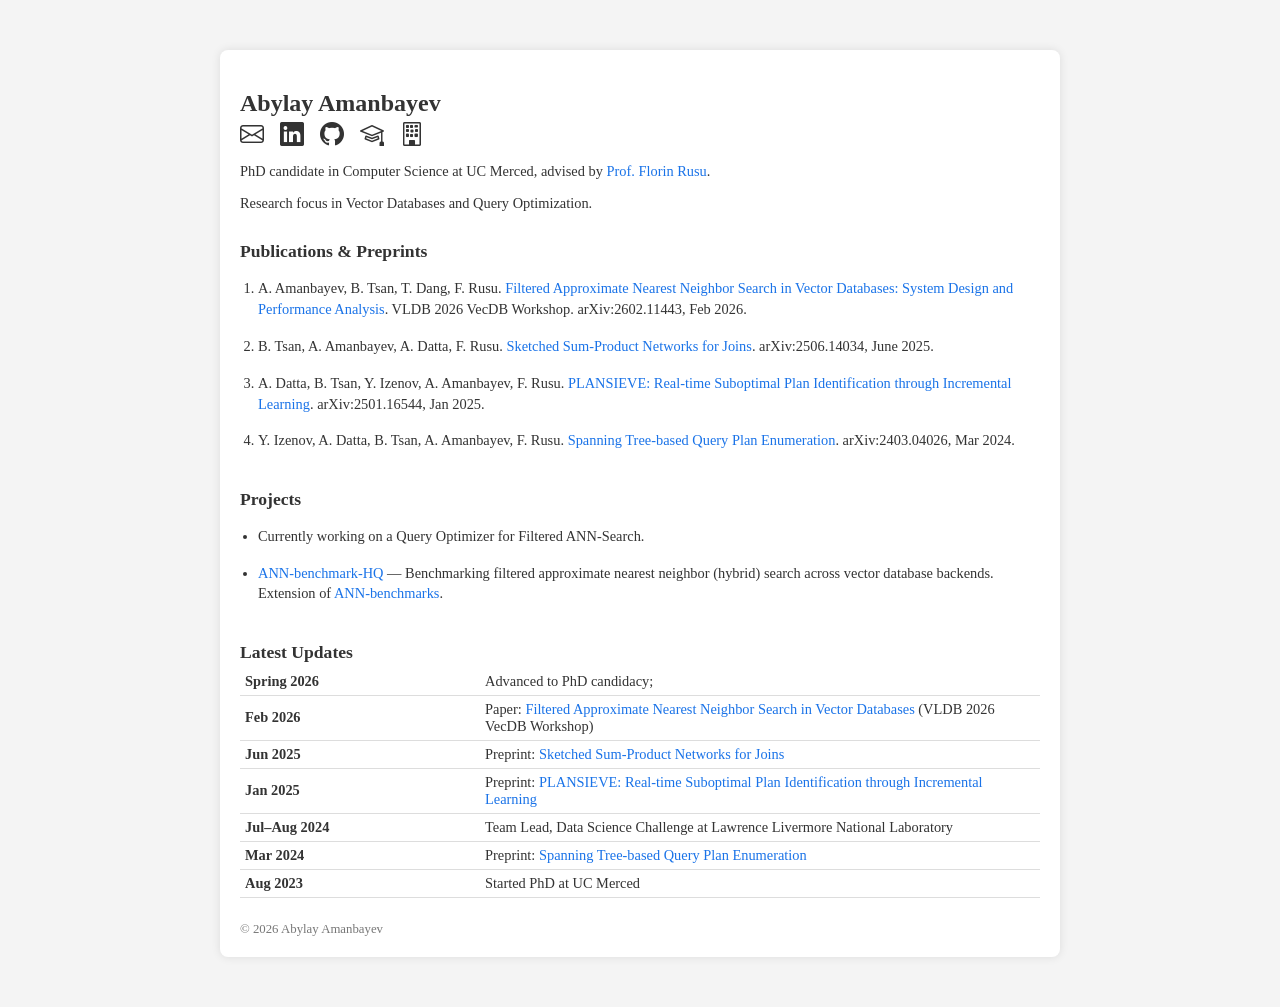
<file: index.html>
<!DOCTYPE html>
<html lang="en">
<head>
    <meta charset="UTF-8">
    <meta name="viewport" content="width=device-width, initial-scale=1.0">
    <title>Abylay Amanbayev</title>
    <meta name="description" content="PhD candidate at UC Merced working on query optimization, vector databases, and agentic retrieval.">
    <link rel="icon" type="image/png" href="user.png">
    <link rel="stylesheet" href="assets/css/styles.css">
    <link rel="stylesheet" href="https://cdn.jsdelivr.net/npm/bootstrap-icons/font/bootstrap-icons.css">
</head>
<body>
    <div class="container">
        <section class="about">
            <h2>Abylay Amanbayev</h2>
            <div class="links">
                <a href="mailto:aabylay@gmail.com" title="Email"><i class="bi bi-envelope"></i></a>
                <a href="https://linkedin.com/in/aabylay" title="LinkedIn"><i class="bi bi-linkedin"></i></a>
                <a href="https://github.com/aabylay" title="GitHub"><i class="bi bi-github"></i></a>
                <a href="https://scholar.google.com/citations?hl=en&user=AxboWjYAAAAJ" title="Google Scholar"><i class="bi bi-mortarboard"></i></a>
                <a href="mailto:amanbayev@ucmerced.edu" title="UC Merced Email"><i class="bi bi-building"></i></a>
            </div>
            <p>PhD candidate in Computer Science at UC Merced, advised by <a href="https://faculty.ucmerced.edu/frusu/">Prof. Florin Rusu</a>.</p>
            <p>Research focus in Vector Databases and Query Optimization.</p>
        </section>

        <section class="publications">
            <h5>Publications &amp; Preprints</h5>
            <ol class="pub-list">
                <li>
                    A. Amanbayev, B. Tsan, T. Dang, F. Rusu.
                    <a href="https://arxiv.org/abs/2602.11443">Filtered Approximate Nearest Neighbor Search in Vector Databases: System Design and Performance Analysis</a>.
                    VLDB 2026 VecDB Workshop. arXiv:2602.11443, Feb 2026.
                </li>
                <li>
                    B. Tsan, A. Amanbayev, A. Datta, F. Rusu.
                    <a href="https://arxiv.org/abs/2506.14034">Sketched Sum-Product Networks for Joins</a>.
                    arXiv:2506.14034, June 2025.
                </li>
                <li>
                    A. Datta, B. Tsan, Y. Izenov, A. Amanbayev, F. Rusu.
                    <a href="https://arxiv.org/abs/2501.16544">PLANSIEVE: Real-time Suboptimal Plan Identification through Incremental Learning</a>.
                    arXiv:2501.16544, Jan 2025.
                </li>
                <li>
                    Y. Izenov, A. Datta, B. Tsan, A. Amanbayev, F. Rusu.
                    <a href="https://arxiv.org/abs/2403.04026">Spanning Tree-based Query Plan Enumeration</a>.
                    arXiv:2403.04026, Mar 2024.
                </li>
            </ol>
        </section>

        <section class="projects">
            <h5>Projects</h5>
            <ul class="project-list">
                <li>
                    Currently working on a Query Optimizer for Filtered ANN-Search.
                </li>
                <li>
                    <a href="https://github.com/aabylay/ANN-benchmark-HQ">ANN-benchmark-HQ</a> — Benchmarking filtered approximate nearest neighbor (hybrid) search across vector database backends. Extension of <a href="https://github.com/erikbern/ann-benchmarks">ANN-benchmarks</a>.
                </li>
            </ul>
        </section>

        <section class="updates">
            <h5>Latest Updates</h5>
            <table>
                <tr>
                    <td><strong>Spring 2026</strong></td>
                    <td>Advanced to PhD candidacy;</td>
                </tr>
                <tr>
                    <td><strong>Feb 2026</strong></td>
                    <td>Paper: <a href="https://arxiv.org/abs/2602.11443">Filtered Approximate Nearest Neighbor Search in Vector Databases</a> (VLDB 2026 VecDB Workshop)</td>
                </tr>
                <tr>
                    <td><strong>Jun 2025</strong></td>
                    <td>Preprint: <a href="https://arxiv.org/abs/2506.14034">Sketched Sum-Product Networks for Joins</a></td>
                </tr>
                <tr>
                    <td><strong>Jan 2025</strong></td>
                    <td>Preprint: <a href="https://arxiv.org/abs/2501.16544">PLANSIEVE: Real-time Suboptimal Plan Identification through Incremental Learning</a></td>
                </tr>
                <tr>
                    <td><strong>Jul–Aug 2024</strong></td>
                    <td>Team Lead, Data Science Challenge at Lawrence Livermore National Laboratory</td>
                </tr>
                <tr>
                    <td><strong>Mar 2024</strong></td>
                    <td>Preprint: <a href="https://arxiv.org/abs/2403.04026">Spanning Tree-based Query Plan Enumeration</a></td>
                </tr>
                <tr>
                    <td><strong>Aug 2023</strong></td>
                    <td>Started PhD at UC Merced</td>
                </tr>
            </table>
        </section>
        <p class="copyright">© 2026 Abylay Amanbayev</p>
    </div>
</body>
</html>
</file>
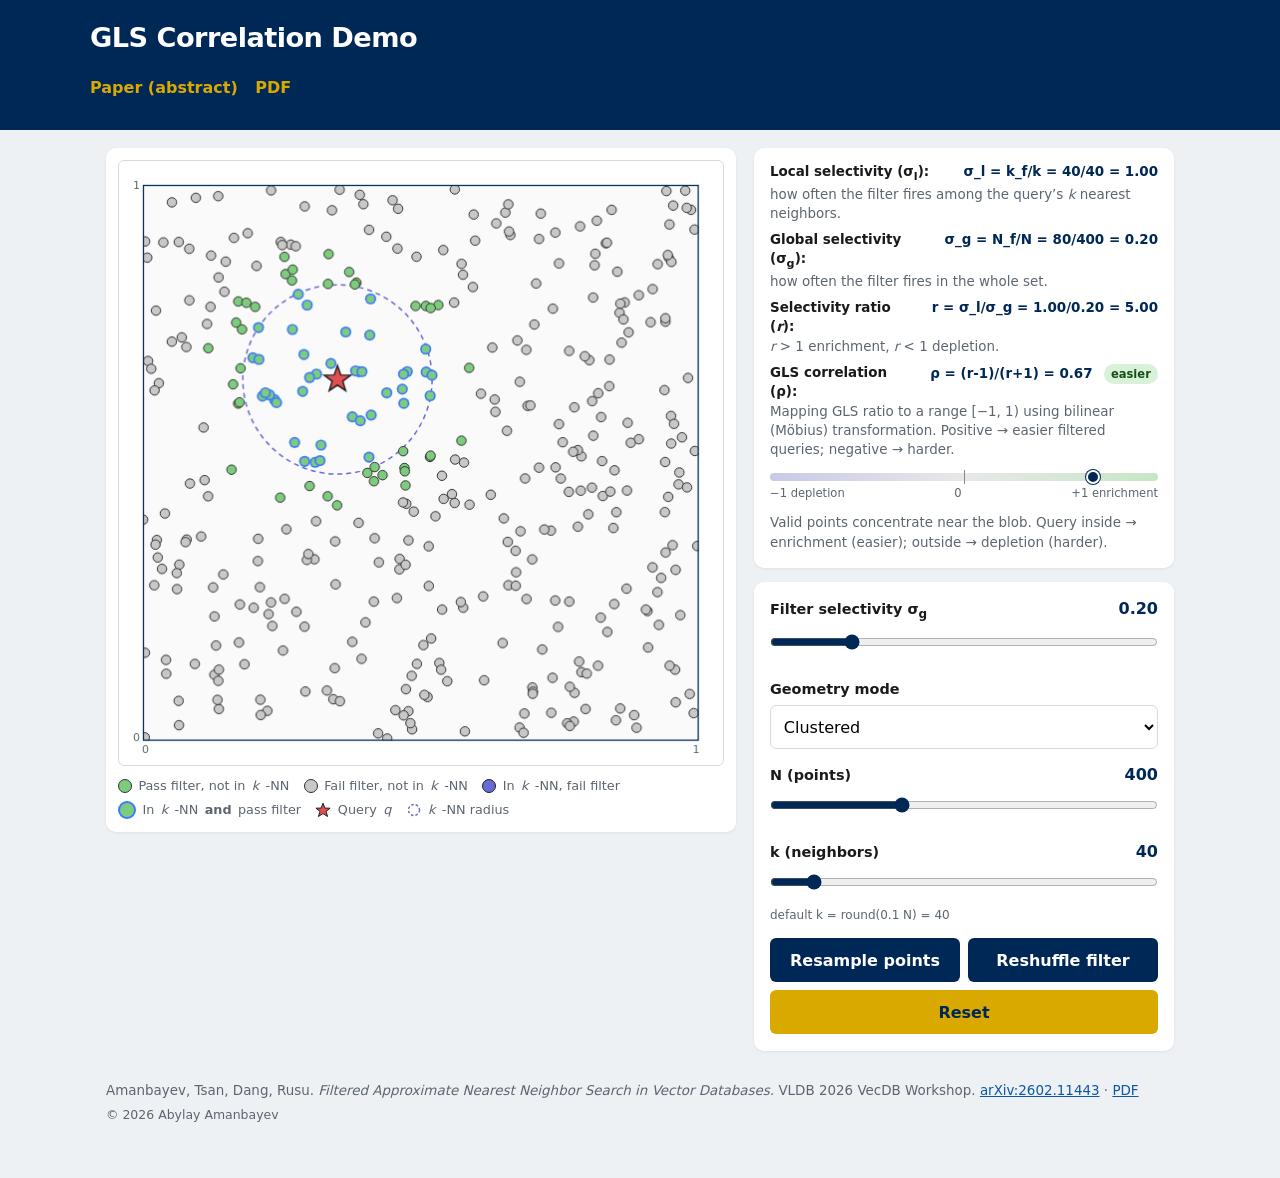
<file: gls/index.html>
<!DOCTYPE html>
<html lang="en">
<head>
  <meta charset="UTF-8">
  <meta name="viewport" content="width=device-width, initial-scale=1.0">
  <meta name="theme-color" content="#002856">
  <title>GLS Correlation Demo</title>
  <meta name="description" content="Interactive demo of global vs local filter selectivity (GLS) from Filtered Approximate Nearest Neighbor Search in Vector Databases, VLDB 2026 VecDB Workshop.">
  <link rel="icon" type="image/png" href="../user.png">
  <link rel="stylesheet" href="style.css?v=5">
</head>
<body>
  <header class="site-header">
    <div class="header-inner">
      <h1>GLS Correlation Demo</h1>
      <nav class="header-links" aria-label="Paper and code">
        <a href="https://arxiv.org/abs/2602.11443">Paper (abstract)</a>
        <a href="https://arxiv.org/pdf/2602.11443">PDF</a>
      </nav>
    </div>
  </header>

  <main>
    <section class="plot-panel" aria-label="Scatter plot">
      <div class="plot-wrap">
        <canvas id="plot" width="640" height="640" role="img"
          aria-label="Unit square of dataset points, metadata filter, query star, and k-nearest-neighbor radius. Tap or drag to move the query."></canvas>
      </div>
      <ul class="legend" aria-label="Legend">
        <li><span class="swatch" style="background:#7dcc7d;border-color:#333"></span> Pass filter, not in <i>k</i>-NN</li>
        <li><span class="swatch" style="background:#c8c8c8;border-color:#333"></span> Fail filter, not in <i>k</i>-NN</li>
        <li><span class="swatch" style="background:#6a6ad4;border-color:#222"></span> In <i>k</i>-NN, fail filter</li>
        <li><span class="swatch knn-pass" style="background:#7dcc7d;border:2.5px solid #3d7aff"></span> In <i>k</i>-NN <strong>and</strong> pass filter</li>
        <li>
          <svg class="swatch-svg" viewBox="0 0 16 16" aria-hidden="true">
            <polygon points="8,1.2 9.9,6.1 15.1,6.2 11,9.4 12.6,14.5 8,11.6 3.4,14.5 5,9.4 0.9,6.2 6.1,6.1"
              fill="#e05050" stroke="#222" stroke-width="1"/>
          </svg>
          Query <i>q</i>
        </li>
        <li>
          <svg class="swatch-svg" viewBox="0 0 16 16" aria-hidden="true">
            <circle cx="8" cy="8" r="5.5" fill="none" stroke="#6a6ad4" stroke-width="1.4" stroke-dasharray="2.5 2"/>
          </svg>
          <i>k</i>-NN radius
        </li>
      </ul>
    </section>

    <section class="side-panel">
      <div class="metrics-card">
        <div class="terms" id="terms">
          <div class="term">
            <span class="term-label"><strong>Local selectivity (σ<sub>l</sub>):</strong></span>
            <span class="term-val" id="term-l"></span>
            <span class="term-ex">how often the filter fires among the query’s <i>k</i> nearest neighbors.</span>
          </div>
          <div class="term">
            <span class="term-label"><strong>Global selectivity (σ<sub>g</sub>):</strong></span>
            <span class="term-val" id="term-g"></span>
            <span class="term-ex">how often the filter fires in the whole set.</span>
          </div>
          <div class="term">
            <span class="term-label"><strong>Selectivity ratio (<i>r</i>):</strong></span>
            <span class="term-val" id="term-r"></span>
            <span class="term-ex"><i>r</i> &gt; 1 enrichment, <i>r</i> &lt; 1 depletion.</span>
          </div>
          <div class="term">
            <span class="term-label"><strong>GLS correlation (ρ):</strong></span>
            <span class="term-val-wrap">
              <span class="term-val" id="term-rho"></span>
              <span class="badge" id="badge" hidden></span>
            </span>
            <span class="term-ex">Mapping GLS ratio to a range [−1, 1) using bilinear (Möbius) transformation. Positive → easier filtered queries; negative → harder.</span>
          </div>
        </div>
        <div class="rho-meter" aria-hidden="true">
          <div class="rho-meter-track">
            <span class="rho-meter-mid"></span>
            <span class="rho-meter-knob" id="rho-knob"></span>
          </div>
          <div class="rho-meter-labels"><span>−1 depletion</span><span>0</span><span>+1 enrichment</span></div>
        </div>
        <p class="finite-k" id="finite-k" hidden></p>
        <p class="mode-hint" id="mode-hint"></p>
      </div>

      <form class="controls" id="controls" autocomplete="off" onsubmit="return false;">
        <div class="control">
          <div class="control-head">
            <label for="sigma">Filter selectivity σ<sub>g</sub></label>
            <span class="control-val" id="sigma-val">0.20</span>
          </div>
          <input type="range" id="sigma" min="0" max="1" step="0.01" value="0.20">
        </div>

        <div class="control">
          <label for="mode">Geometry mode</label>
          <select id="mode">
            <option value="independent">Independent</option>
            <option value="clustered" selected>Clustered</option>
            <option value="gradient">Gradient</option>
          </select>
        </div>

        <div class="control">
          <div class="control-head">
            <label for="n">N (points)</label>
            <span class="control-val" id="n-val">400</span>
          </div>
          <input type="range" id="n" min="100" max="1000" step="50" value="400">
        </div>

        <div class="control">
          <div class="control-head">
            <label for="k">k (neighbors)</label>
            <span class="control-val" id="k-val">40</span>
          </div>
          <input type="range" id="k" min="1" max="400" step="1" value="40">
          <p class="control-note" id="k-note">default k = round(0.1 N) = 40</p>
        </div>

        <div class="btn-row">
          <button type="button" class="btn" id="btn-resample">Resample points</button>
          <button type="button" class="btn" id="btn-reshuffle">Reshuffle filter</button>
          <button type="button" class="btn btn-gold" id="btn-reset">Reset</button>
        </div>
      </form>
    </section>
  </main>

  <footer class="site-footer">
    <p>
      Amanbayev, Tsan, Dang, Rusu.
      <em>Filtered Approximate Nearest Neighbor Search in Vector Databases.</em>
      VLDB 2026 VecDB Workshop.
      <a href="https://arxiv.org/abs/2602.11443">arXiv:2602.11443</a>
      · <a href="https://arxiv.org/pdf/2602.11443">PDF</a>
    </p>
    <p class="copyright">© 2026 Abylay Amanbayev</p>
  </footer>

  <noscript>
    <p class="noscript">This demo needs JavaScript (vanilla Canvas, no libraries) to draw the plot and compute GLS.</p>
  </noscript>
  <script src="app.js?v=5"></script>
</body>
</html>
</file>
<file: assets/css/styles.css>
body {
    font-family: "Roboto";
    background-color: #f4f4f4;
    margin: 0;
    padding: 0;
    color: #333;
    text-align: center;
}

.container {
    max-width: 800px;
    margin: 50px auto;
    padding: 20px;
    background-color: #fff;
    box-shadow: 0px 0px 10px rgba(0, 0, 0, 0.1);
    border-radius: 8px;
}

.profile-photo img {
    width: 150px;
    height: 150px;
    border-radius: 50%;
    margin-bottom: 5px;
}

h2 {
    font-size: 1.5em;
    margin-bottom: 3px;
    text-align: left;
}

h5 {
    font-size: 1.1em;
    text-align: left;
    margin-bottom: 3px;
}

p, ul {
    text-align: left;
    font-size: 0.9em;
}

.links {
    margin-top: 5px;
    text-align: left;
}

.links a {
    margin: 0 12px 0 0;
    font-size: 1.5em;
    color: #333;
    text-decoration: none;
}

.links a:hover {
    color: #1a73e8;
}

ul {
    list-style-type: none;
    padding: 0;
}

ul li {
    padding: 5px 0;
}

.pub-list,
.project-list {
    text-align: left;
    padding-left: 1.25em;
    margin: 8px 0 20px;
    font-size: 0.9em;
}

.pub-list {
    list-style-type: decimal;
}

.project-list {
    list-style-type: disc;
}

.pub-list li,
.project-list li {
    padding: 8px 0;
    line-height: 1.45;
}

code {
    font-family: ui-monospace, "Cascadia Code", "Source Code Pro", Menlo, Consolas, monospace;
    font-size: 0.92em;
    background: #f0f0f0;
    padding: 1px 5px;
    border-radius: 3px;
}

.publications,
.projects,
.updates {
    margin-top: 18px;
}

table {
    width: 100%;
    border-collapse: collapse;
    margin-top: 5px;
}

table td {
    padding: 5px;
    font-size: 0.9em;
    border-bottom: 1px solid #ddd;
}

table td:first-child {
    width: 30%;
    font-weight: bold;
    text-align: left;
}

table td:last-child {
    text-align: left;
}

/* General link styles */
a {
    text-decoration: none;  /* Removes the underline */
    color: #1a73e8;  /* Change this to your desired color */
}

/* Link hover effect */
a:hover {
    color: #0056b3;  /* Change to a darker shade or another color when hovering */
    text-decoration: underline;  /* Optional: underline on hover */
}

.copyright {
    text-align: left;
    font-size: 0.8em;
    color: #777;
    margin: 24px 0 0;
}
</file>
<file: gls/style.css>
*,
*::before,
*::after {
  box-sizing: border-box;
}

:root {
  --blue: #002856;
  --gold: #daa900;
  --ink: #1a1a1a;
  --muted: #5c6570;
  --bg: #eef1f4;
  --card: #ffffff;
  --line: #d5dbe3;
  --radius: 10px;
}

html,
body {
  margin: 0;
  padding: 0;
}

body {
  font-family: system-ui, -apple-system, "Segoe UI", Roboto, Ubuntu, "Helvetica Neue", sans-serif;
  color: var(--ink);
  background: var(--bg);
  line-height: 1.45;
}

a {
  color: #0b57a8;
}

a:hover {
  color: var(--blue);
}

.site-header {
  background: var(--blue);
  color: #fff;
  padding: 1.1rem 1rem 1.25rem;
}

.header-inner {
  max-width: 1100px;
  margin: 0 auto;
}

.kicker {
  margin: 0 0 0.2rem;
  font-size: 0.78rem;
  letter-spacing: 0.04em;
  text-transform: uppercase;
}

.kicker a {
  color: var(--gold);
  text-decoration: none;
}

.site-header h1 {
  margin: 0 0 0.55rem;
  font-size: 1.45rem;
  font-weight: 700;
  letter-spacing: -0.02em;
}

.header-links {
  display: flex;
  flex-wrap: wrap;
  gap: 0.15rem 1.1rem;
}

.header-links a {
  color: var(--gold);
  font-weight: 650;
  text-decoration: none;
  padding: 0.4rem 0;
  min-height: 44px;
  display: inline-flex;
  align-items: center;
}

.header-links a:hover {
  text-decoration: underline;
  color: #ffd54a;
}

main {
  max-width: 1100px;
  margin: 0 auto;
  padding: 1rem;
  display: flex;
  flex-direction: column;
  gap: 1rem;
}

.plot-panel,
.metrics-card,
.controls {
  background: var(--card);
  border-radius: var(--radius);
  box-shadow: 0 1px 3px rgba(0, 40, 86, 0.08);
}

.plot-panel {
  padding: 0.75rem;
}

.plot-wrap {
  width: 100%;
}

#plot {
  display: block;
  width: 100%;
  aspect-ratio: 1 / 1;
  touch-action: none;
  user-select: none;
  -webkit-user-select: none;
  -webkit-touch-callout: none;
  cursor: crosshair;
  background: #fff;
  border: 1px solid var(--line);
  border-radius: 6px;
}

.legend {
  list-style: none;
  margin: 0.7rem 0 0;
  padding: 0;
  display: flex;
  flex-wrap: wrap;
  gap: 0.35rem 0.9rem;
  font-size: 0.8rem;
  color: var(--muted);
}

.legend li {
  display: flex;
  align-items: center;
  gap: 0.4rem;
}

.swatch {
  width: 14px;
  height: 14px;
  border-radius: 50%;
  border: 1px solid #333;
  display: inline-block;
  flex-shrink: 0;
}

.swatch.knn-pass {
  background: #7dcc7d;
  border: 2.5px solid #3d7aff;
  box-sizing: content-box;
}

.swatch-svg {
  width: 16px;
  height: 16px;
  flex-shrink: 0;
}

.side-panel {
  display: flex;
  flex-direction: column;
  gap: 0.85rem;
}

.metrics-card {
  padding: 0.95rem 1rem 1rem;
}

.terms {
  display: flex;
  flex-direction: column;
  gap: 0.45rem;
}

.term {
  display: grid;
  grid-template-columns: 1fr auto;
  column-gap: 0.85rem;
  row-gap: 0.1rem;
  margin: 0;
  font-size: 0.84rem;
  color: var(--muted);
  line-height: 1.4;
}

.term-label {
  color: var(--ink);
}

.term-ex {
  grid-column: 1 / -1;
  display: block;
}

.term strong {
  color: var(--ink);
  font-weight: 700;
}

.term-val-wrap {
  display: inline-flex;
  flex-shrink: 0;
  align-items: baseline;
  gap: 0.35rem;
}

.term-val {
  flex-shrink: 0;
  font-variant-numeric: tabular-nums;
  font-weight: 650;
  color: var(--blue);
  white-space: nowrap;
  text-align: right;
}

.term .badge {
  margin-left: 0.35rem;
  vertical-align: middle;
  min-height: 0;
  padding: 0.12rem 0.45rem;
  font-size: 0.72rem;
}

.badge {
  display: inline-flex;
  align-items: center;
  font-weight: 700;
  font-size: 0.82rem;
  padding: 0.38rem 0.7rem;
  border-radius: 999px;
  min-height: 32px;
}

.badge.enrich {
  background: #d9f0d9;
  color: #145214;
}

.badge.deplete {
  background: #f8d6d6;
  color: #7a1818;
}

.badge.neutral {
  background: #eceff3;
  color: #333;
}

.rho-meter {
  margin: 0.85rem 0 0;
}

.rho-meter-track {
  position: relative;
  height: 8px;
  border-radius: 99px;
  background: linear-gradient(90deg, #c9c9e8 0%, #e8e8e8 50%, #c5e6c5 100%);
}

.rho-meter-mid {
  position: absolute;
  left: 50%;
  top: -3px;
  width: 1px;
  height: 14px;
  background: #888;
}

.rho-meter-knob {
  position: absolute;
  top: 50%;
  width: 14px;
  height: 14px;
  margin: -7px 0 0 -7px;
  border-radius: 50%;
  background: var(--blue);
  border: 2px solid #fff;
  box-shadow: 0 0 0 1px var(--blue);
  left: 50%;
}

.rho-meter-knob.is-na {
  display: none;
}

.rho-meter-labels {
  display: flex;
  justify-content: space-between;
  margin-top: 0.25rem;
  font-size: 0.72rem;
  color: var(--muted);
}

.finite-k {
  margin: 0.75rem 0 0;
  padding: 0.55rem 0.7rem;
  border-left: 4px solid var(--gold);
  background: #fff8e1;
  font-size: 0.82rem;
  color: #3b3200;
}

.mode-hint {
  margin: 0.7rem 0 0;
  font-size: 0.84rem;
  color: var(--muted);
}

.controls {
  padding: 0.95rem 1rem 1.05rem;
  display: flex;
  flex-direction: column;
  gap: 0.85rem;
}

.control-head {
  display: flex;
  justify-content: space-between;
  align-items: baseline;
  gap: 0.5rem;
}

.control label {
  font-weight: 650;
  font-size: 0.9rem;
}

.control-val {
  font-variant-numeric: tabular-nums;
  color: var(--blue);
  font-weight: 700;
}

.control-note {
  margin: 0.2rem 0 0;
  font-size: 0.75rem;
  color: var(--muted);
}

input[type="range"] {
  width: 100%;
  height: 2rem;
  accent-color: var(--blue);
  margin: 0.15rem 0 0;
}

select {
  width: 100%;
  margin-top: 0.3rem;
  min-height: 44px;
  font: inherit;
  padding: 0.4rem 0.55rem;
  border: 1px solid var(--line);
  border-radius: 6px;
  background: #fff;
}

.btn-row {
  display: flex;
  flex-wrap: wrap;
  gap: 0.5rem;
}

.btn {
  flex: 1 1 8rem;
  min-height: 44px;
  padding: 0.5rem 0.75rem;
  border: none;
  border-radius: 6px;
  background: var(--blue);
  color: #fff;
  font: inherit;
  font-weight: 650;
  cursor: pointer;
}

.btn:active {
  background: #001a38;
}

.btn-gold {
  background: var(--gold);
  color: var(--blue);
}

.btn-gold:active {
  background: #c49600;
}

.site-footer {
  max-width: 1100px;
  margin: 0 auto 1.5rem;
  padding: 0 1rem 1.5rem;
  font-size: 0.84rem;
  color: var(--muted);
}

.site-footer p {
  margin: 0.35rem 0;
}

.footer-meta {
  font-size: 0.78rem;
}

.copyright {
  font-size: 0.78rem;
  color: var(--muted);
}

.noscript {
  margin: 1rem;
  padding: 0.75rem;
  background: #fff8e1;
}

@media (min-width: 880px) {
  .site-header h1 {
    font-size: 1.7rem;
  }

  main {
    display: grid;
    grid-template-columns: minmax(0, 1fr) minmax(300px, 420px);
    align-items: start;
    gap: 1rem 1.15rem;
    padding: 1.15rem 1rem 1.5rem;
  }

  .plot-panel {
    position: sticky;
    top: 0.75rem;
  }
}
</file>
